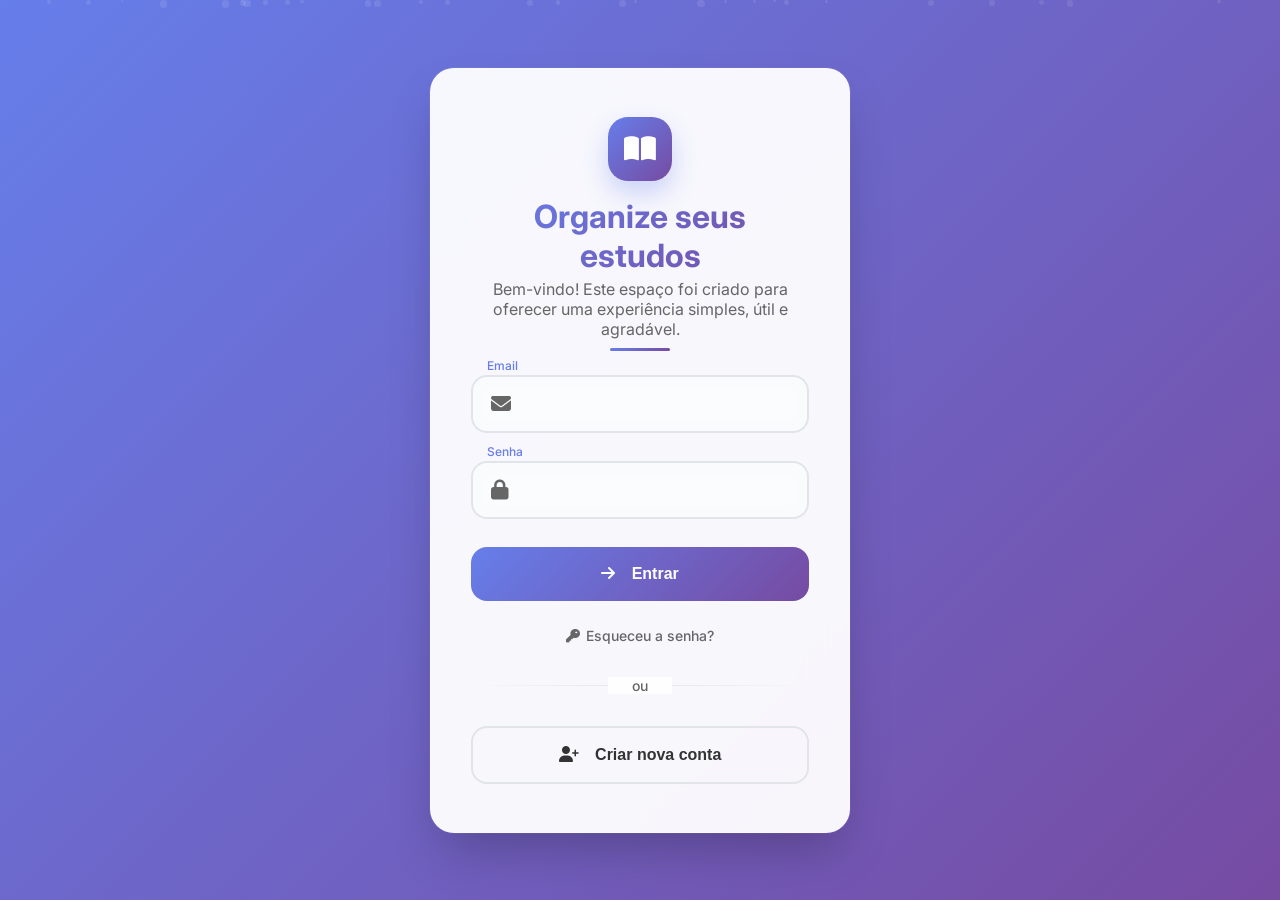
<file: index.html>
<!DOCTYPE html>
<html lang="pt-BR">
<head>
    <script src="script.js"></script>
    <meta charset="UTF-8">
    <meta name="viewport" content="width=device-width, initial-scale=1.0">
    <title>Login - Organize seus estudos</title>
    <link href="https://fonts.googleapis.com/css2?family=Inter:wght@300;400;500;600;700&display=swap" rel="stylesheet">
    <link rel="stylesheet" href="https://cdnjs.cloudflare.com/ajax/libs/font-awesome/6.4.0/css/all.min.css">
</head>
<body>
    <script src="script.js"></script>
    <link rel="stylesheet" href="style.css">
    <div class="particles" id="particles"></div>
    
    <div class="login-container">
        <div class="brand">
            <div class="brand-icon">
                <i class="fas fa-book-open" style="font-size: 28px; color: white;"></i>
            </div>
            <h1>Organize seus estudos</h1>
            <p>Bem-vindo! Este espaço foi criado para oferecer uma experiência simples, útil e agradável.</p>
        </div>

        <div id="errorMessage" class="message error-message">
            <i class="fas fa-exclamation-circle" style="margin-right: 8px;"></i>
            Email ou senha incorretos
        </div>
        
        <div id="successMessage" class="message success-message">
            <i class="fas fa-check-circle" style="margin-right: 8px;"></i>
            Login realizado com sucesso!
        </div>

        <form id="loginForm">
            <div class="form-group">
                <i class="fas fa-envelope form-icon"></i>
                <input type="email" id="email" name="email" required>
                <label>Email</label>
            </div>

            <div class="form-group">
                <i class="fas fa-lock form-icon"></i>
                <input type="password" id="password" name="password" required minlength="6">
                <label>Senha</label>
            </div>

            <button type="submit" class="login-btn">
                <i class="fas fa-arrow-right" style="margin-right: 12px;"></i>
                Entrar
            </button>
        </form>

        <div class="forgot-password">
            <a href="#" id="forgotPassword">
                <i class="fas fa-key"></i>
                Esqueceu a senha?
            </a>
        </div>

        <div class="divider">
            <span>ou</span>
        </div>

        <button type="button" class="create-account" id="createAccount">
            <i class="fas fa-user-plus" style="margin-right: 12px;"></i>
            Criar nova conta
        </button>
    </div>

    <script>
        function createParticles() {
            const particles = document.getElementById('particles');
            for (let i = 0; i < 30; i++) {
                const particle = document.createElement('div');
                particle.className = 'particle';
                particle.style.left = Math.random() * 100 + '%';
                particle.style.width = particle.style.height = (Math.random() * 6 + 2) + 'px';
                particle.style.animationDelay = Math.random() * 20 + 's';
                particle.style.animationDuration = (Math.random() * 10 + 15) + 's';
                particles.appendChild(particle);
            }
        }

        function showMessage(el, text, timeout = 4000) {
            el.innerHTML = text;
            el.style.display = 'block';
            setTimeout(() => el.style.display = 'none', timeout);
        }

        document.getElementById('loginForm').addEventListener('submit', e => {
            e.preventDefault();
            const email = document.getElementById('email').value;
            showMessage(document.getElementById('successMessage'), 
                '<i class="fas fa-check-circle" style="margin-right: 8px;"></i>Login realizado com sucesso!');
            setTimeout(() => console.log('Login:', email), 1500);
        });

        document.getElementById('forgotPassword').addEventListener('click', e => {
            e.preventDefault();
            showMessage(document.getElementById('successMessage'), 
                '<i class="fas fa-paper-plane" style="margin-right: 8px;"></i>Link enviado para seu email!');
        });

        document.getElementById('createAccount').addEventListener('click', () => {
            console.log('Criar conta');
        });

        createParticles();
    </script>
</body>
</html>
</file>
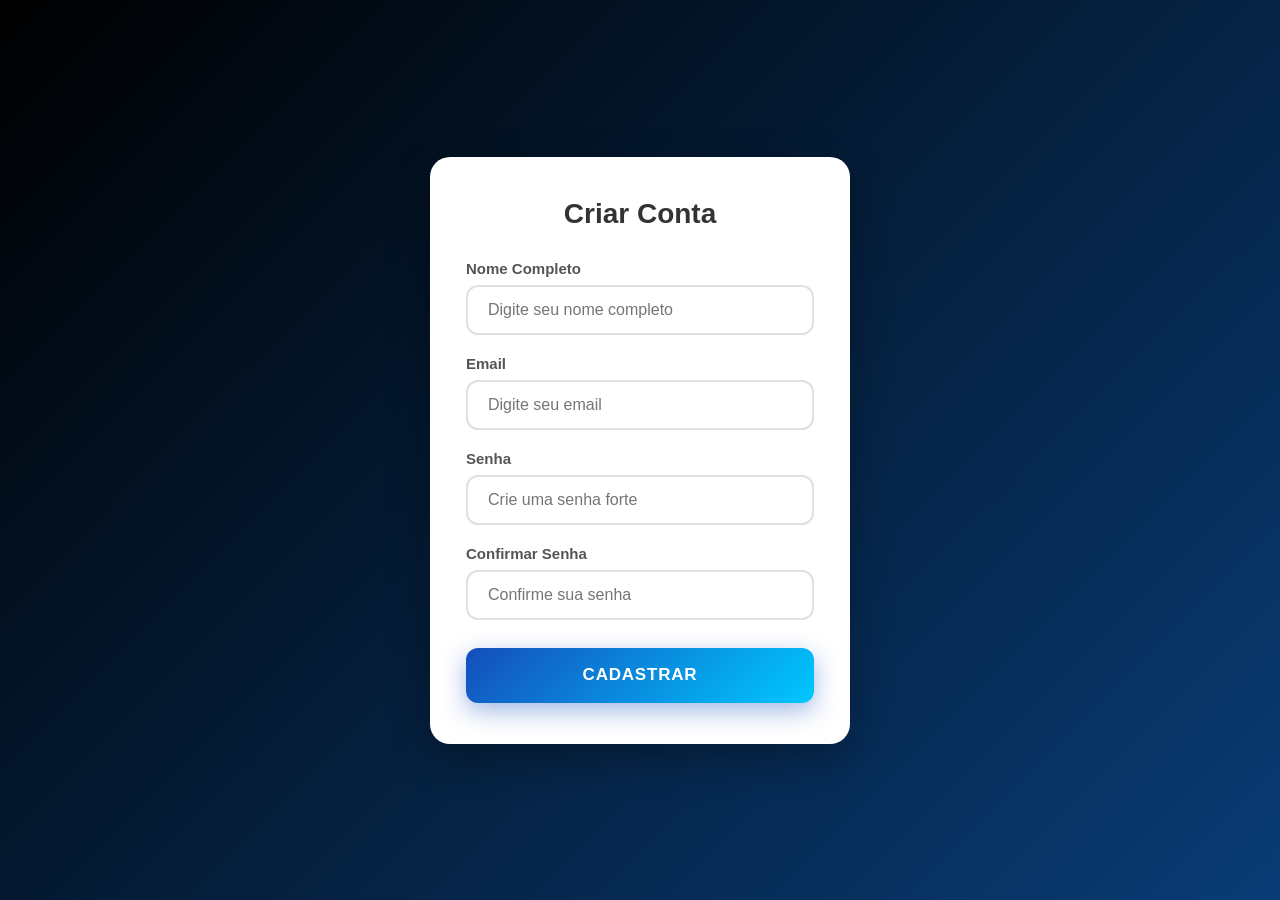
<file: cadastro.html>
<!DOCTYPE html>
<html lang="pt-BR">
<head>
<meta charset="UTF-8">
<meta name="viewport" content="width=device-width, initial-scale=1.0">
<title>Criar Conta</title>

<style>
* {
    margin: 0;
    padding: 0;
    box-sizing: border-box;
    font-family: Arial, sans-serif;
}

body {
    height: 100vh;
    background: linear-gradient(135deg, #000000, #093c76);
    display: flex;
    align-items: center;
    justify-content: center;
    padding: 20px;
}

/* Caixa principal - COMPACTA */
.container {
    background: #ffffff; /* BRANCO PURO */
    padding: 40px 35px; /* MENOR padding */
    border-radius: 20px;
    width: 100%;
    max-width: 420px; /* MENOR largura */
    box-shadow: 0 15px 40px rgba(0,0,0,0.3);
    animation: slideUp 1s ease-out;
    position: relative;
    border: 1px solid rgba(255,255,255,0.2);
}

@keyframes slideUp {
    from {
        opacity: 0;
        transform: translateY(50px);
    }
    to {
        opacity: 1;
        transform: translateY(0);
    }
}

h2 {
    text-align: center;
    margin-bottom: 30px; /* MENOR espaço */
    color: #333;
    font-size: 28px; /* MENOR título */
    font-weight: bold;
}

/* Inputs - MENORES */
.input-group {
    margin-bottom: 20px; /* MENOR espaço */
}

.input-group label {
    font-size: 15px; /* MENOR label */
    color: #555;
    font-weight: 600;
    display: block;
    margin-bottom: 8px; /* MENOR espaço */
}

.input-group input {
    width: 100%;
    padding: 15px 20px; /* MENOR padding */
    border-radius: 12px;
    border: 2px solid #e0e0e0;
    outline: none;
    transition: all 0.3s ease;
    font-size: 16px; /* MENOR fonte */
    height: 50px; /* MENOR altura */
}

.input-group input:focus {
    border-color: #144ebc;
    box-shadow: 0 0 15px rgba(20, 78, 188, 0.2);
    transform: translateY(-2px);
    background: linear-gradient(145deg, #fafafa, white);
}

/* Botão - MENOR */
button {
    width: 100%;
    padding: 16px; /* MENOR padding */
    border: none;
    border-radius: 12px;
    background: linear-gradient(135deg, #144ebc, #00c8ff);
    color: white;
    font-size: 17px; /* MENOR fonte */
    font-weight: bold;
    cursor: pointer;
    transition: all 0.3s ease;
    height: 55px; /* MENOR altura */
    text-transform: uppercase;
    letter-spacing: 0.8px;
    box-shadow: 0 8px 25px rgba(20, 78, 188, 0.4);
    position: relative;
    overflow: hidden;
    margin-top: 8px; /* MENOR margem */
}

button::before {
    content: '';
    position: absolute;
    top: 50%;
    left: 50%;
    width: 0;
    height: 0;
    background: rgba(255,255,255,0.3);
    border-radius: 50%;
    transition: all 0.5s ease;
    transform: translate(-50%, -50%);
}

button:hover::before {
    width: 250px;
    height: 250px;
}

button:hover {
    background: linear-gradient(135deg, #00c8ff, #144ebc);
    transform: translateY(-4px);
    box-shadow: 0 12px 35px rgba(0, 200, 255, 0.5);
}

button:active {
    transform: translateY(-1px);
}

/* RESPONSIVO */
@media (max-width: 500px) {
    .container {
        padding: 35px 30px;
        margin: 20px;
        max-width: none;
    }
    
    h2 { 
        font-size: 26px;
        margin-bottom: 25px;
    }
    
    .input-group input {
        padding: 14px 18px;
        height: 48px;
        font-size: 16px;
    }
    
    button {
        padding: 15px;
        height: 52px;
        font-size: 16px;
    }
}

@media (max-width: 400px) {
    body {
        padding: 10px;
        align-items: flex-start;
        padding-top: 30px;
    }
    
    .container { 
        padding: 30px 25px; 
        border-radius: 15px;
    }
    
    h2 { 
        font-size: 24px; 
        margin-bottom: 20px; 
    }
}
</style>

</head>

<body>
<div class="container">
    <h2>Criar Conta</h2>

    <form>
        <div class="input-group">
            <label>Nome Completo</label>
            <input type="text" placeholder="Digite seu nome completo" required>
        </div>

        <div class="input-group">
            <label>Email</label>
            <input type="email" placeholder="Digite seu email" required>
        </div>

        <div class="input-group">
            <label>Senha</label>
            <input type="password" placeholder="Crie uma senha forte" required>
        </div>

        <div class="input-group">
            <label>Confirmar Senha</label>
            <input type="password" placeholder="Confirme sua senha" required>
        </div>

        <button type="submit">CADASTRAR</button>
    </form>
</div>

</body>
</html>
</file>
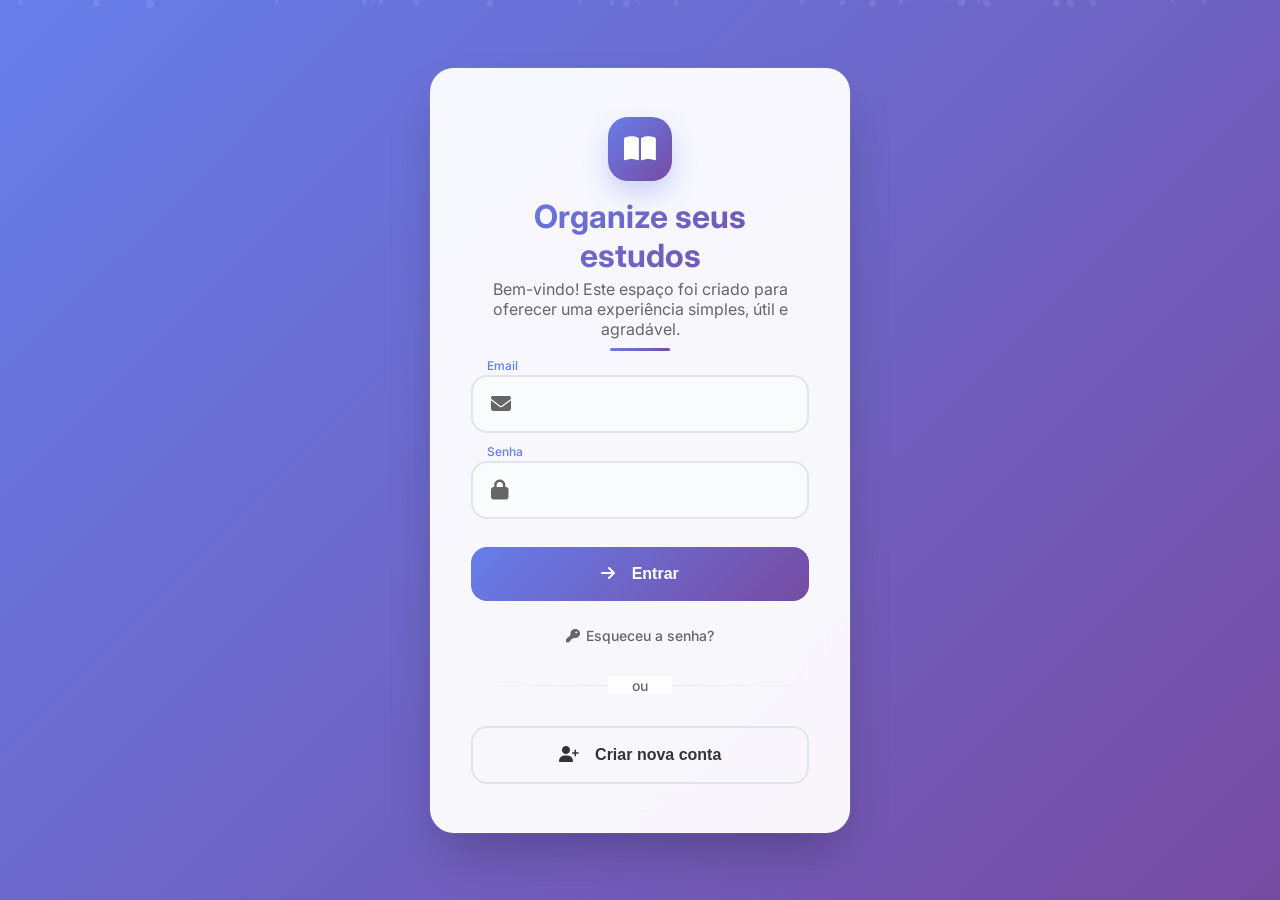
<file: login.html>
<!DOCTYPE html>
<html lang="pt-BR">
<head>
    <meta charset="UTF-8">
    <meta name="viewport" content="width=device-width, initial-scale=1.0">
    <title>Login - Organize seus estudos</title>
    <link href="https://fonts.googleapis.com/css2?family=Inter:wght@300;400;500;600;700&display=swap" rel="stylesheet">
    <link rel="stylesheet" href="https://cdnjs.cloudflare.com/ajax/libs/font-awesome/6.4.0/css/all.min.css">
</head>
<body>

    
    
    
    <link rel="stylesheet" href="style.css">
    
    
    <div class="particles" id="particles"></div>
    
    <div class="login-container">
        <div class="brand">
            <div class="brand-icon">
                <i class="fas fa-book-open" style="font-size: 28px; color: white;"></i>
            </div>
            <h1>Organize seus estudos</h1>
            <p>Bem-vindo! Este espaço foi criado para oferecer uma experiência simples, útil e agradável.</p>
        </div>

        <div id="errorMessage" class="message error-message">
            <i class="fas fa-exclamation-circle" style="margin-right: 8px;"></i>
            Email ou senha incorretos
        </div>
        
        <div id="successMessage" class="message success-message">
            <i class="fas fa-check-circle" style="margin-right: 8px;"></i>
            Login realizado com sucesso!
        </div>

        <form id="loginForm">
            <div class="form-group">
                <i class="fas fa-envelope form-icon"></i>
                <input type="email" id="email" name="email" required>
                <label>Email</label>
            </div>

            <div class="form-group">
                <i class="fas fa-lock form-icon"></i>
                <input type="password" id="password" name="password" required minlength="6">
                <label>Senha</label>
            </div>

            <button type="submit" class="login-btn">
                <i class="fas fa-arrow-right" style="margin-right: 12px;"></i>
                Entrar
            </button>
        </form>

        <div class="forgot-password">
            <a href="#" id="forgotPassword">
                <i class="fas fa-key"></i>
                Esqueceu a senha?
            </a>
        </div>

        <div class="divider">
            <span>ou</span>
        </div>

        <button type="button" class="create-account" id="createAccount">
            <i class="fas fa-user-plus" style="margin-right: 12px;"></i>
            Criar nova conta
        </button>
    </div>

    <script>
        function createParticles() {
            const particles = document.getElementById('particles');
            for (let i = 0; i < 30; i++) {
                const particle = document.createElement('div');
                particle.className = 'particle';
                particle.style.left = Math.random() * 100 + '%';
                particle.style.width = particle.style.height = (Math.random() * 6 + 2) + 'px';
                particle.style.animationDelay = Math.random() * 20 + 's';
                particle.style.animationDuration = (Math.random() * 10 + 15) + 's';
                particles.appendChild(particle);
            }
        }

        function showMessage(el, text, timeout = 4000) {
            el.innerHTML = text;
            el.style.display = 'block';
            setTimeout(() => el.style.display = 'none', timeout);
        }

        document.getElementById('loginForm').addEventListener('submit', e => {
            e.preventDefault();
            const email = document.getElementById('email').value;
            showMessage(document.getElementById('successMessage'), 
                '<i class="fas fa-check-circle" style="margin-right: 8px;"></i>Login realizado com sucesso!');
            setTimeout(() => {
                console.log('Login:', email);
                window.location.href = 'dashboard.html'; // ✅ CORREÇÃO AQUI
            }, 1500);
        });

        document.getElementById('forgotPassword').addEventListener('click', e => {
            e.preventDefault();
            showMessage(document.getElementById('successMessage'), 
                '<i class="fas fa-paper-plane" style="margin-right: 8px;"></i>Link enviado para seu email!');
        });

        document.getElementById('createAccount').addEventListener('click', () => {
            console.log('Criar conta');
        });

        createParticles();
    </script>

</body>
</html>
</file>
<file: style.css>
:root {
    --primary: linear-gradient(135deg, #667eea 0%, #764ba2 100%);
    --primary-light: rgba(102, 126, 234, 0.1);
    --bg: linear-gradient(135deg, #667eea 0%, #764ba2 100%);
    --card-bg: rgba(255, 255, 255, 0.95);
    --border: #e1e5e9;
    --text: #333;
    --text-muted: #666;
    --error: #ef4444;
    --success: #10b981;
}

* {
    margin: 0;
    padding: 0;
    box-sizing: border-box;
}

body {
    font-family: 'Inter', sans-serif;
    background: var(--bg);
    min-height: 100vh;
    display: flex;
    align-items: center;
    justify-content: center;
    padding: 20px;
    overflow-x: hidden;
}

.login-container {
    background: var(--card-bg);
    backdrop-filter: blur(20px);
    border-radius: 24px;
    box-shadow: 
        0 25px 50px -12px rgba(0, 0, 0, 0.25),
        0 0 0 1px rgba(255, 255, 255, 0.05);
    padding: 48px 40px;
    width: 100%;
    max-width: 420px;
    position: relative;
    animation: slideUp 0.8s cubic-bezier(0.25, 0.46, 0.45, 0.94);
    border: 1px solid rgba(255, 255, 255, 0.2);
}

@keyframes slideUp {
    0% { opacity: 0; transform: translateY(40px) scale(0.95); }
    100% { opacity: 1; transform: translateY(0) scale(1); }
}

.brand {
    text-align: center;
    margin-bottom: 36px;
    position: relative;
}

.brand::before {
    content: '';
    position: absolute;
    bottom: -12px;
    left: 50%;
    transform: translateX(-50%);
    width: 60px;
    height: 3px;
    background: var(--primary);
    border-radius: 2px;
}

.brand-icon {
    width: 64px;
    height: 64px;
    background: var(--primary);
    border-radius: 20px;
    display: flex;
    align-items: center;
    justify-content: center;
    margin: 0 auto 16px;
    box-shadow: 0 12px 24px rgba(102, 126, 234, 0.3);
}

.brand h1 {
    font-size: 32px;
    font-weight: 700;
    color: var(--text);
    margin-bottom: 4px;
    background: linear-gradient(135deg, #667eea 0%, #764ba2 100%);
    -webkit-background-clip: text;
    -webkit-text-fill-color: transparent;
    background-clip: text;
}

.brand p {
    color: var(--text-muted);
    font-size: 16px;
    font-weight: 400;
}

.message {
    padding: 14px 20px;
    border-radius: 12px;
    margin-bottom: 24px;
    font-size: 14px;
    font-weight: 500;
    display: none;
}

.error-message {
    background: rgba(239, 68, 68, 0.1);
    color: var(--error);
    border: 1px solid rgba(239, 68, 68, 0.2);
}

.success-message {
    background: rgba(16, 185, 129, 0.1);
    color: var(--success);
    border: 1px solid rgba(16, 185, 129, 0.2);
}

.form-group {
    position: relative;
    margin-bottom: 28px;
}

.form-group input {
    width: 100%;
    padding: 18px 20px 18px 52px;
    border: 2px solid var(--border);
    border-radius: 16px;
    font-size: 16px;
    font-weight: 500;
    background: rgba(248, 250, 252, 0.6);
    backdrop-filter: blur(10px);
    transition: all 0.3s cubic-bezier(0.4, 0, 0.2, 1);
    color: var(--text);
}

.form-group input::placeholder {
    color: transparent;
}

.form-group input:focus {
    outline: none;
    border-color: #667eea;
    background: rgba(255, 255, 255, 0.9);
    box-shadow: 0 0 0 4px var(--primary-light);
    transform: translateY(-2px);
}

.form-icon {
    position: absolute;
    left: 20px;
    top: 50%;
    transform: translateY(-50%);
    color: var(--text-muted);
    font-size: 20px;
    transition: color 0.3s ease;
    z-index: 2;
}

.form-group:focus-within .form-icon {
    color: #667eea;
}

.form-group label {
    position: absolute;
    left: 52px;
    top: 50%;
    transform: translateY(-50%);
    color: var(--text-muted);
    font-size: 16px;
    font-weight: 500;
    transition: all 0.3s cubic-bezier(0.4, 0, 0.2, 1);
    pointer-events: none;
    white-space: nowrap;
    z-index: 2;
}

.form-group input:focus + label,
.form-group input:not(:placeholder-shown) + label {
    top: -10px;
    left: 16px;
    font-size: 12px;
    color: #667eea;
    background: transparent;
    padding: 0;
    border-radius: 0;
}

.login-btn {
    width: 100%;
    padding: 18px;
    background: var(--primary);
    color: white;
    border: none;
    border-radius: 16px;
    font-size: 16px;
    font-weight: 600;
    cursor: pointer;
    transition: all 0.3s cubic-bezier(0.4, 0, 0.2, 1);
    margin-bottom: 24px;
    position: relative;
    overflow: hidden;
}

.login-btn::before {
    content: '';
    position: absolute;
    top: 0;
    left: -100%;
    width: 100%;
    height: 100%;
    background: linear-gradient(90deg, transparent, rgba(255,255,255,0.3), transparent);
    transition: left 0.5s;
}

.login-btn:hover::before {
    left: 100%;
}

.login-btn:hover {
    transform: translateY(-3px);
    box-shadow: 0 20px 40px rgba(102, 126, 234, 0.4);
}

.login-btn:active {
    transform: translateY(-1px);
}

.forgot-password {
    text-align: center;
    margin-bottom: 32px;
}

.forgot-password a {
    color: var(--text-muted);
    text-decoration: none;
    font-size: 14px;
    font-weight: 500;
    transition: all 0.3s ease;
    display: inline-flex;
    align-items: center;
    gap: 6px;
}

.forgot-password a:hover {
    color: #667eea;
}

.divider {
    position: relative;
    text-align: center;
    margin: 32px 0;
    color: var(--text-muted);
    font-size: 14px;
    font-weight: 500;
}

.divider::before {
    content: '';
    position: absolute;
    top: 50%;
    left: 0;
    right: 0;
    height: 1px;
    background: linear-gradient(90deg, transparent, var(--border), transparent);
}

.divider span {
    background: var(--card-bg);
    padding: 0 24px;
    position: relative;
}

.create-account {
    width: 100%;
    padding: 18px;
    background: transparent;
    color: var(--text);
    border: 2px solid var(--border);
    border-radius: 16px;
    font-size: 16px;
    font-weight: 600;
    cursor: pointer;
    transition: all 0.3s cubic-bezier(0.4, 0, 0.2, 1);
}

.create-account:hover {
    border-color: #667eea;
    background: rgba(102, 126, 234, 0.05);
    transform: translateY(-2px);
    box-shadow: 0 10px 25px rgba(102, 126, 234, 0.15);
}

@media (max-width: 480px) {
    .login-container {
        padding: 40px 28px;
        margin: 12px;
        border-radius: 20px;
    }
    .brand h1 { font-size: 28px; }
}

.particles {
    position: fixed;
    top: 0;
    left: 0;
    width: 100%;
    height: 100%;
    pointer-events: none;
    z-index: 1;
}

.particle {
    position: absolute;
    background: rgba(255, 255, 255, 0.1);
    border-radius: 50%;
    animation: float 20s infinite linear;
}

@keyframes float {
    0% { transform: translateY(100vh) rotate(0deg); opacity: 0; }
    10% { opacity: 1; }
    90% { opacity: 1; }
    100% { transform: translateY(-100px) rotate(360deg); opacity: 0; }
}
</file>
